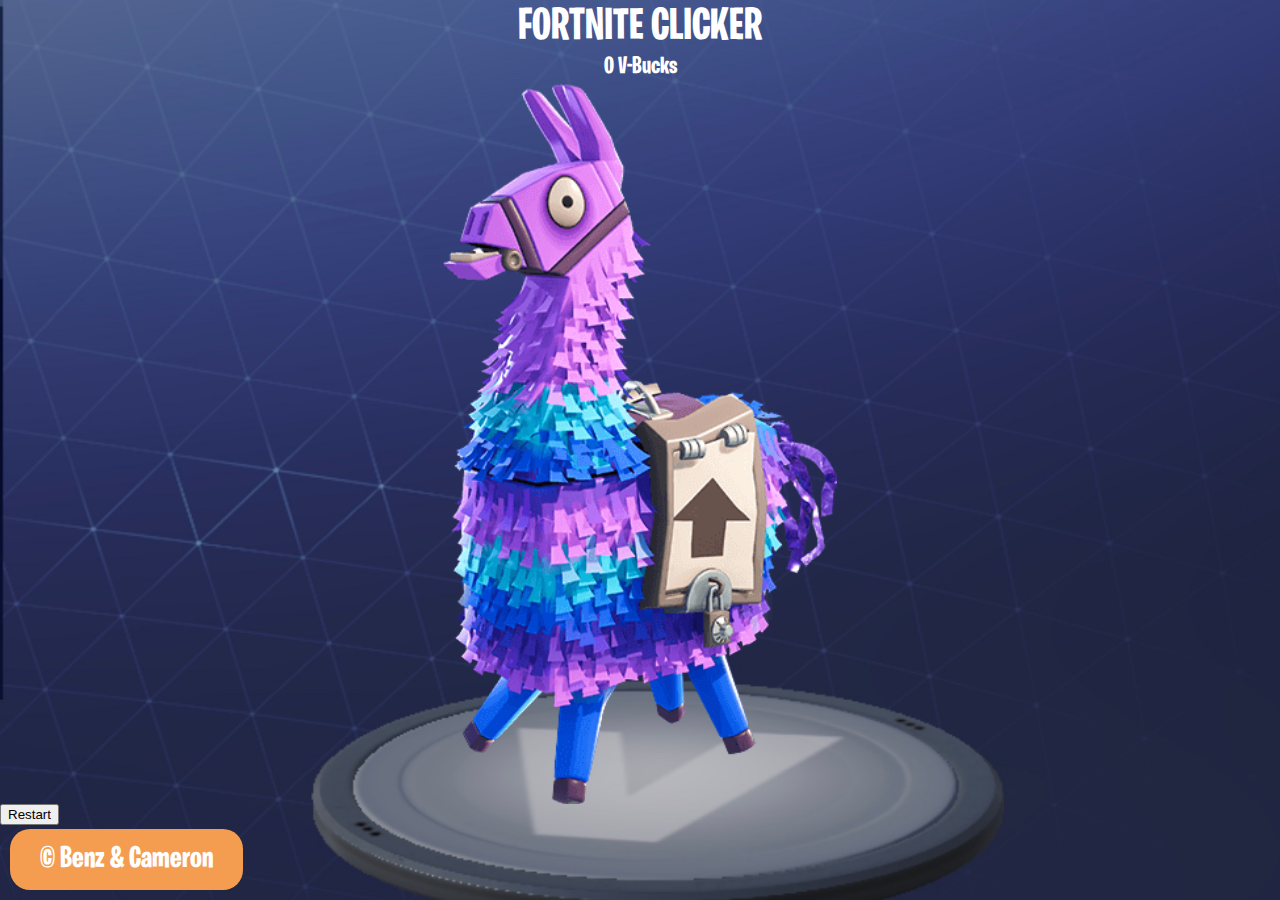
<file: index.html>
<!DOCTYPE html><html>
	<head>
		<title>FORTNITE CLICKER</title>
		<meta name="viewport" content="width=device-width,initial-scale=1,user-scalable=no">
		<link rel="stylesheet" href="style.css">
	</head>
	<body>
		<h1>FORTNITE CLICKER</h1>
		<p></p>
		<img src="images/llama.png">
		<button class="button button1">Restart</button>
		<script src="script.js"></script>
		<div>&copy; Benz &amp; Cameron</div>
	</body>
</html>
</file>
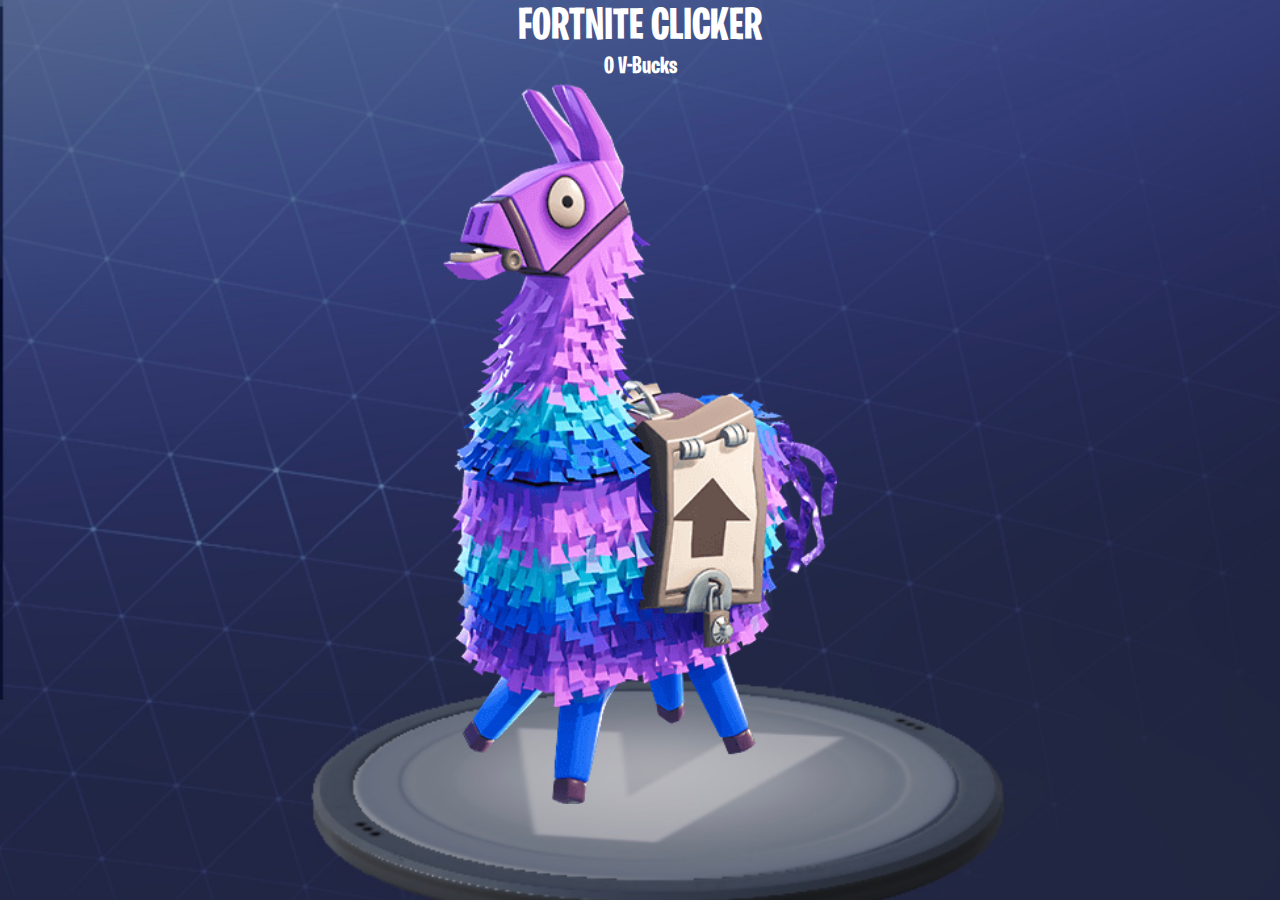
<file: Fortnite Clicker.html>
<!DOCTYPE html>
	<html>
	<head>
		<title>Free V-Bucks</title>
		<link rel="stylesheet" href="style.css">
	</head>
	<body onload="instFunction()">
		<h1>FORTNITE CLICKER</h1>
		<p>0 V-Bucks</p>
		<img src="images/llama.png" id="imgButton">
		<script src="script.js"></script>
	</body>
</html>
</file>
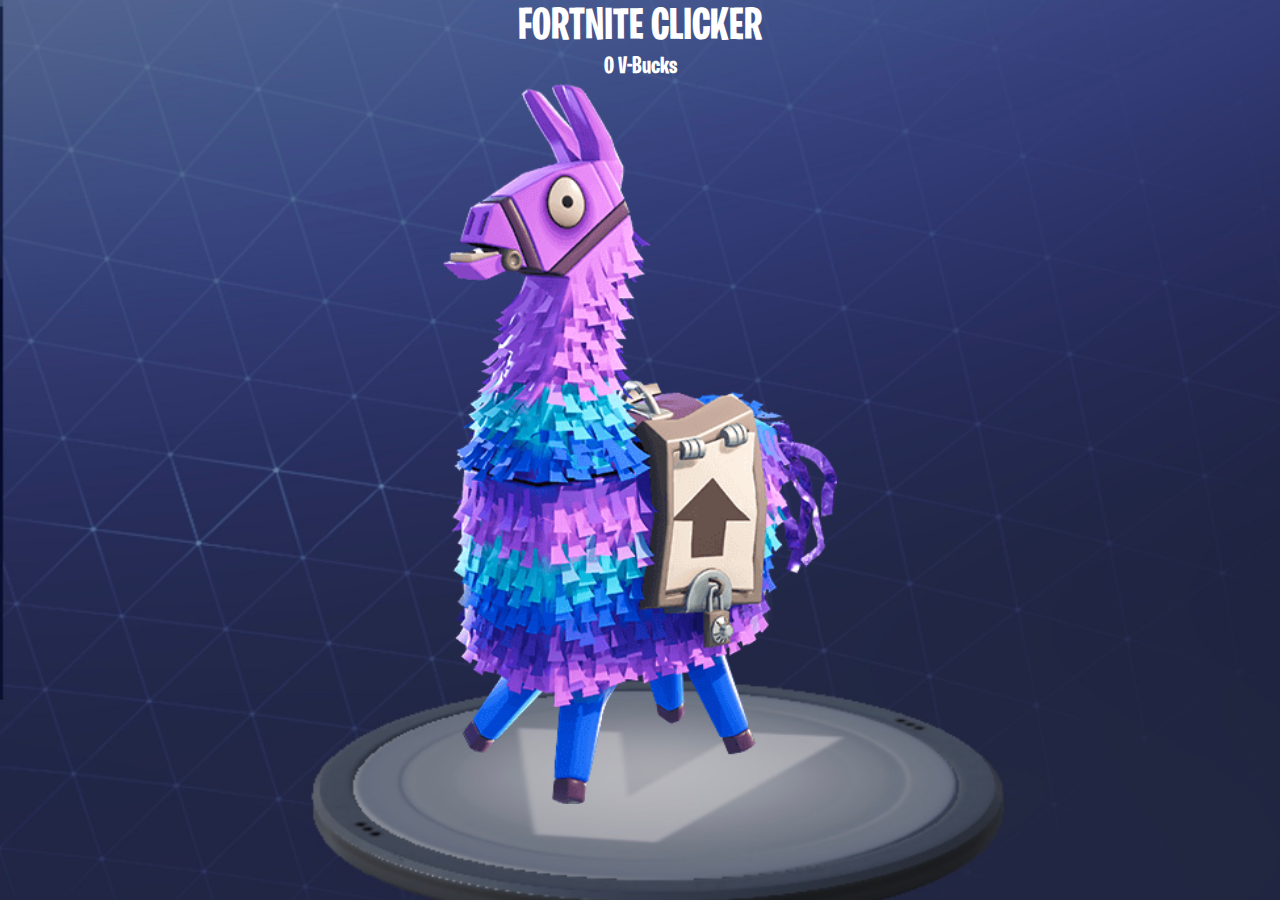
<file: Fortnite-Clicker.html>
<!DOCTYPE html>
	<html>
	<head>
		<title>Free V-Bucks</title>
		<link rel="stylesheet" href="style.css">
	</head>
	<body onload="instFunction()">
		<h1>FORTNITE CLICKER</h1>
		<p>0 V-Bucks</p>
		<img src="images/llama.png" id="imgButton">
		<script src="script.js"></script>
	</body>
</html>
</file>
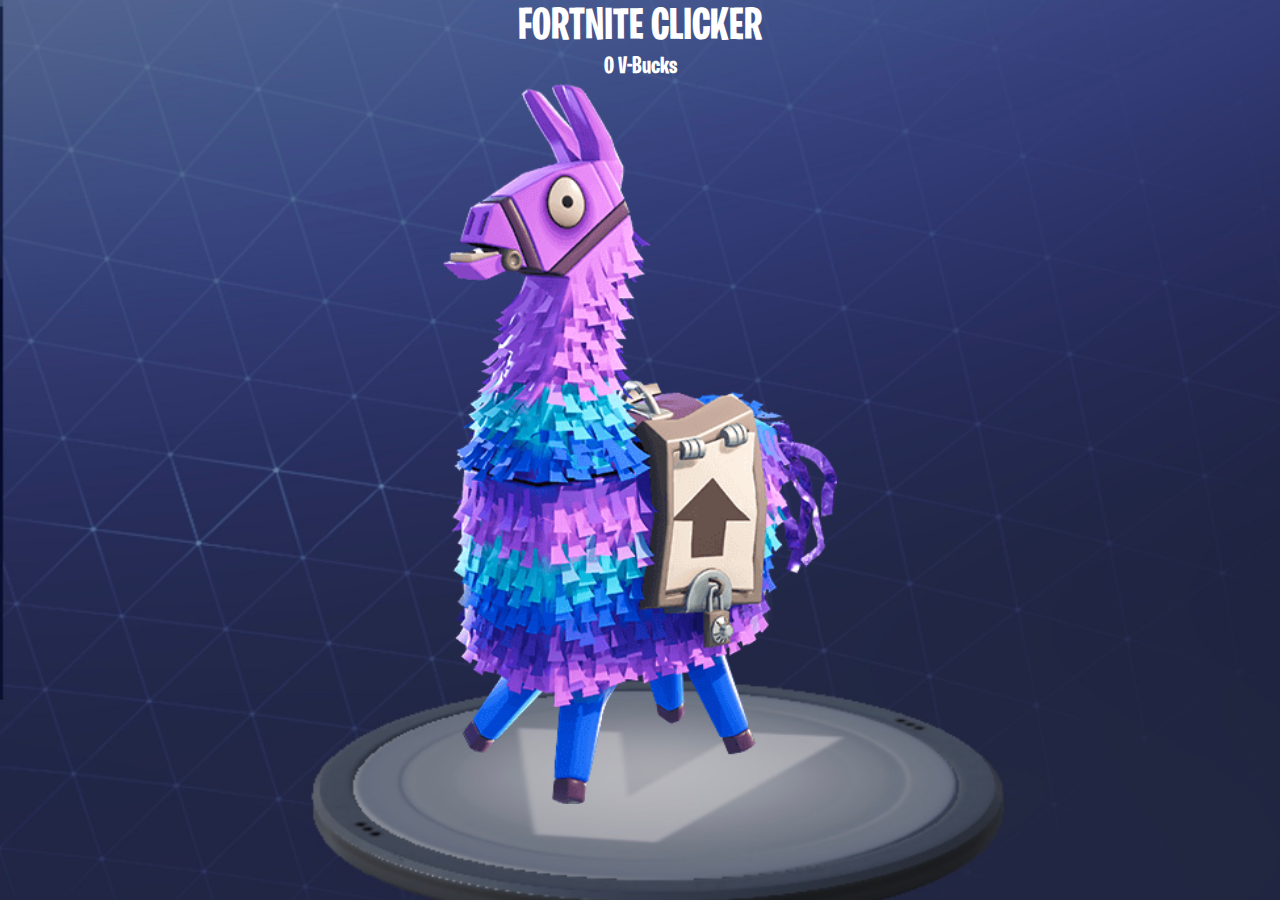
<file: fortniteClicker.html>
<!DOCTYPE html>
	<html>
	<head>
		<title>Free V-Bucks</title>
		<link rel="stylesheet" href="style.css">
	</head>
	<body onload="instFunction()">
		<h1>FORTNITE CLICKER</h1>
		<p>0 V-Bucks</p>
		<img src="images/llama.png" id="imgButton">
		<script src="script.js"></script>
		<meta name="viewport" content="width=device-width, user-scalable=no" />
	</body>
</html>
</file>
<file: style.css>
@font-face {
	font-family: "font";
	src: url("fonts/font.otf") format("opentype");
}

html, body {
	width: 100%;
	height: 100%;
	margin: 0;
	overflow: hidden;
}

body {
	background: url("images/stage.jpg") no-repeat center/cover;
	font-family: "font", sans-serif;
	font-weight: normal;
	font-style: normal;
	user-select: none;
	-webkit-user-select: none;
	-webkit-touch-callout: none;
	cursor: url(images/rainbow-smash.png) 20 0, url(images/axe.png) 20 0, auto;
}

h1 {
	color: #fff;
	font-size: 5vh;
	text-align: center;
	margin: 5px;
}

p {
	text-align: center;
	color: #fff;
	font-size: 1.5em;
	margin: 5px;
}

img:first-of-type {
	height: 80vh;
	user-select: none;
 	display: block;
 	margin: auto;
}

img:not(:first-of-type) {
  position: absolute;
  width: 30px;
  height: 30px;
  animation: rain 3s linear;
  pointer-events: none;
}

@keyframes rain {
  from {
    top: 0;
    opacity: 1.5;
  }
  to {
    top: 100%;
    transform: rotate(30rad);
    opacity: 0;
  }
}

div:first-of-type {
	position: absolute;
	padding: 15px 30px;
	left: 10px;
	bottom: 10px;
	border-radius: 20px;
	font-size: 30px;
	text-align: center;
	user-select: none;
	-webkit-user-select: none;
	background: #F49D50;
	color: #fff;
	-webkit-transition-duration: 0.4s; 
    	transition-duration: 0.4s;
    	font-family: "font";
}
div:first-of-type:hover {
	background-color: white; 
    	color: #F49D50; 
    	user-select: none;
    	-webkit-user-select: none;
}

div:nth-of-type(2) {
	position: absolute;
	bottom: 5px;
	right: 5px;
	color: #fff;
	font-size: 21px;

}
</file>
